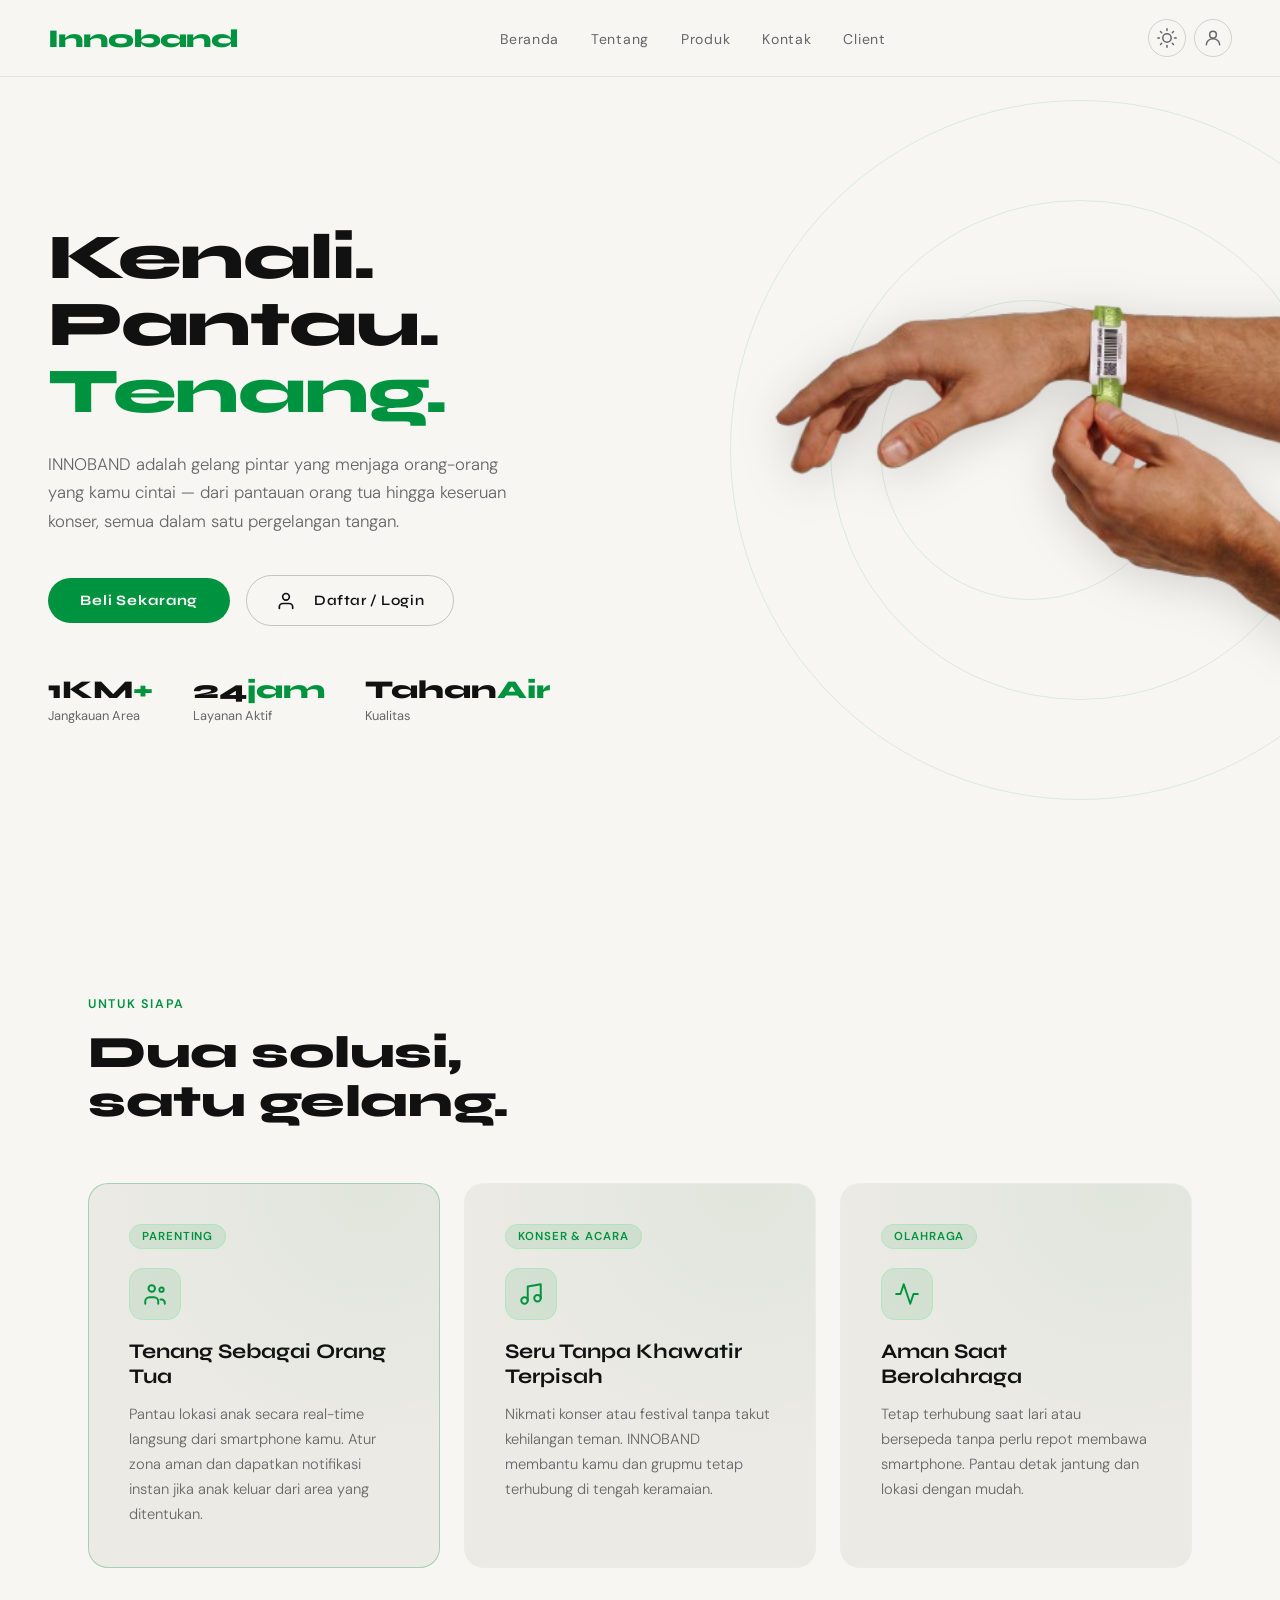
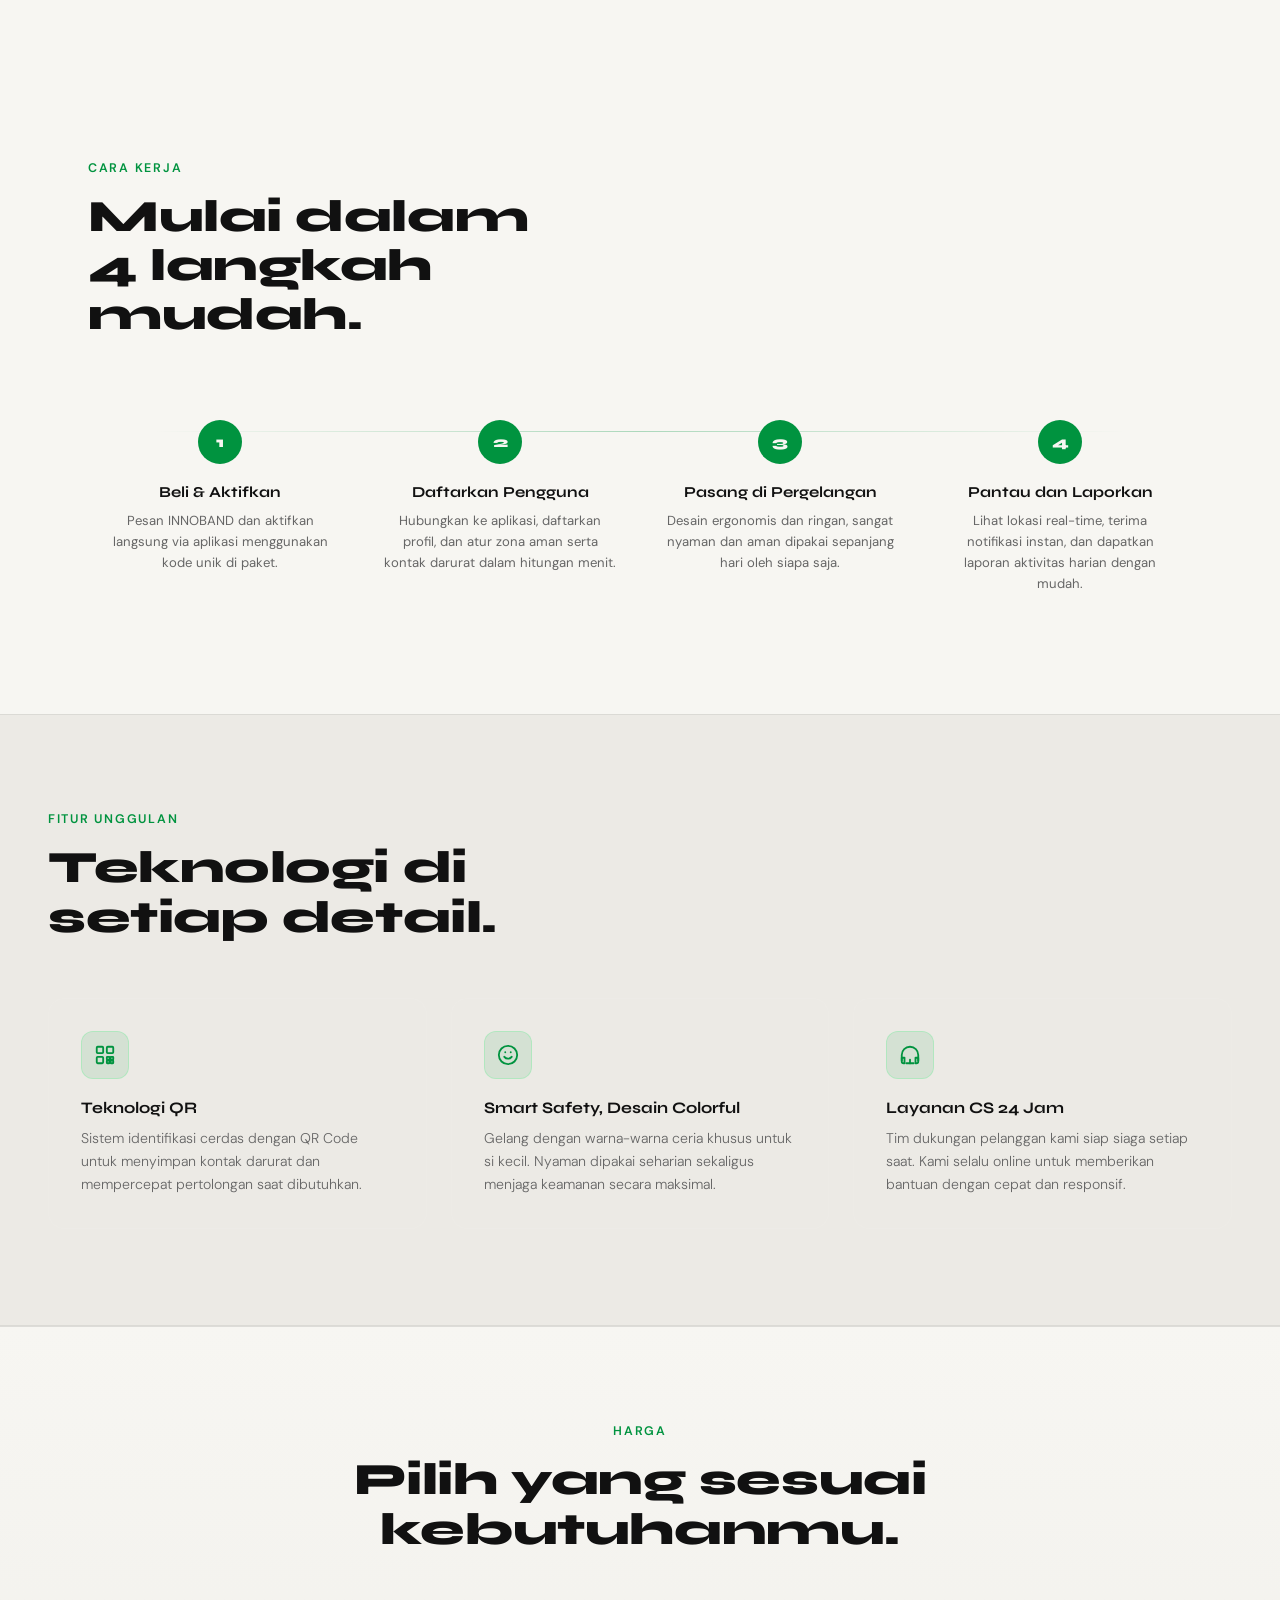
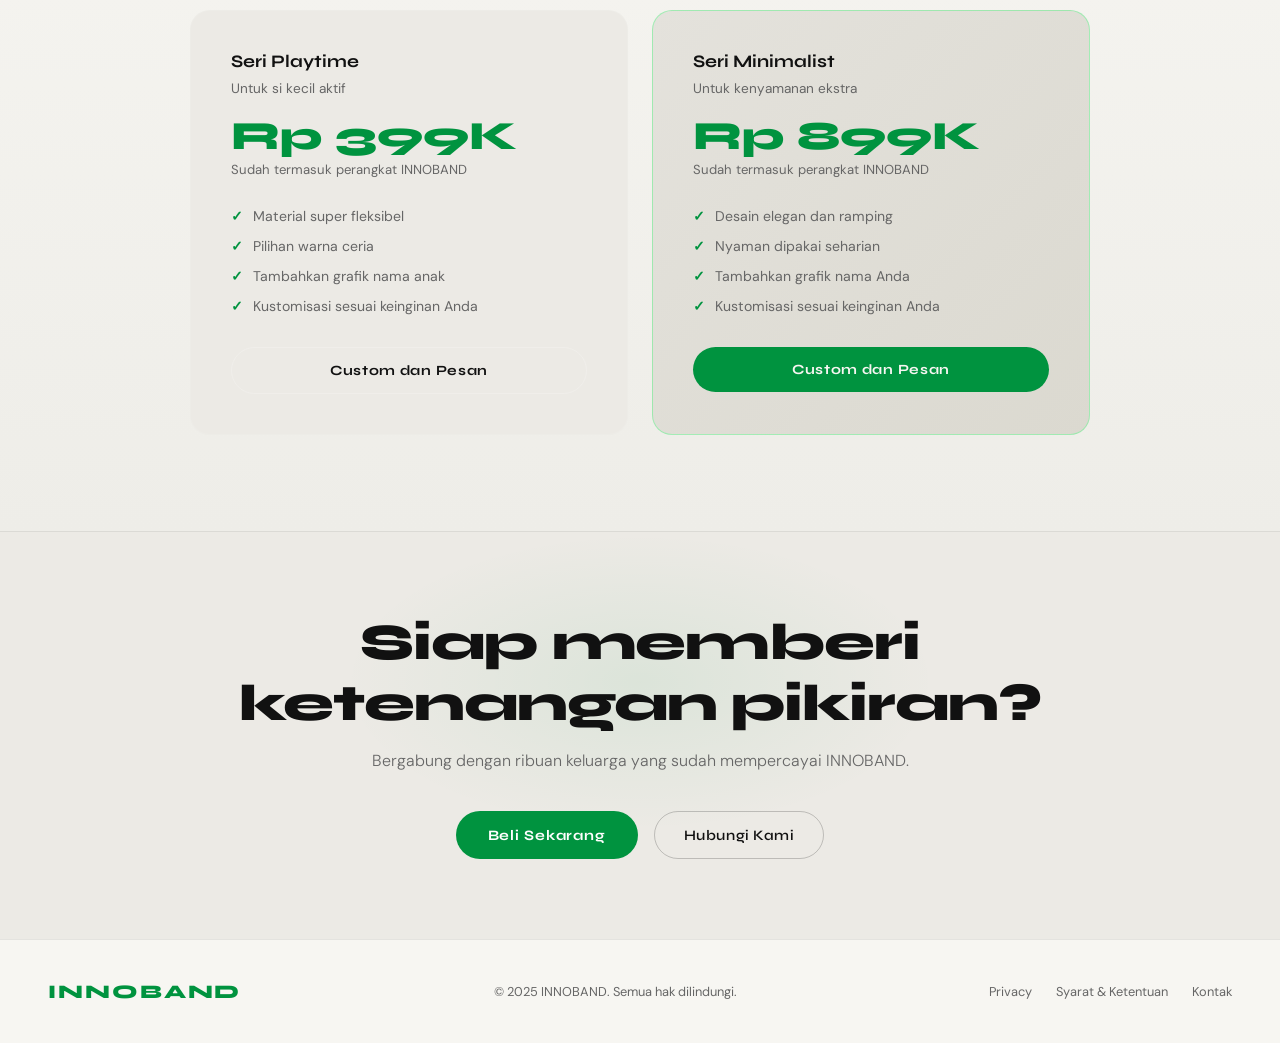
<file: landingpage/main.html>
<!DOCTYPE html>
<html lang="id">

<head>
    <meta charset="UTF-8">
    <meta name="viewport" content="width=device-width, initial-scale=1.0">
    <meta name="description"
        content="INNOBAND adalah gelang pintar yang menjaga orang-orang yang kamu cintai — dari pantauan orang tua hingga keseruan konser, semua dalam satu pergelangan tangan.">
    <title>INNOBAND — Smart Tracking Bracelet</title>

    <!-- Google Fonts -->
    <link
        href="https://fonts.googleapis.com/css2?family=Syne:wght@400;600;700;800&family=DM+Sans:ital,opsz,wght@0,9..40,300;0,9..40,400;0,9..40,500;1,9..40,300&display=swap"
        rel="stylesheet">

    <!-- Page stylesheet -->
    <link rel="stylesheet" href="style.css">
</head>

<body data-theme="dark">

    <!-- ============================================================
         NAVIGATION
         ============================================================ -->
    <nav>
        <div class="nav-logo">Innoband</div>

        <ul class="nav-links">
            <li><a href="#hero">Beranda</a></li>
            <li><a href="#usecases">Tentang</a></li>
            <li><a href="#features">Produk</a></li>
            <li><a href="#cta">Kontak</a></li>
            <li><a href="client.html" id="clientMenuLink">Client</a></li>
        </ul>

        <!-- Right-side controls -->
        <div class="nav-controls">

            <!-- Theme toggle -->
            <button class="nav-theme-toggle" id="themeToggle" aria-label="Ganti tema">
                <!-- Moon icon (shown on dark mode) -->
                <svg class="icon-moon" viewBox="0 0 24 24" aria-hidden="true">
                    <path d="M21 12.79A9 9 0 1 1 11.21 3a7 7 0 0 0 9.79 9.79z" />
                </svg>
                <!-- Sun icon (shown on light mode) -->
                <svg class="icon-sun" viewBox="0 0 24 24" aria-hidden="true">
                    <circle cx="12" cy="12" r="5" />
                    <line x1="12" y1="1" x2="12" y2="3" />
                    <line x1="12" y1="21" x2="12" y2="23" />
                    <line x1="4.22" y1="4.22" x2="5.64" y2="5.64" />
                    <line x1="18.36" y1="18.36" x2="19.78" y2="19.78" />
                    <line x1="1" y1="12" x2="3" y2="12" />
                    <line x1="21" y1="12" x2="23" y2="12" />
                    <line x1="4.22" y1="19.78" x2="5.64" y2="18.36" />
                    <line x1="18.36" y1="5.64" x2="19.78" y2="4.22" />
                </svg>
            </button>

            <!-- Profile icon -->
            <button class="nav-profile" aria-label="Profil pengguna">
                <svg viewBox="0 0 24 24" aria-hidden="true">
                    <circle cx="12" cy="8" r="4" />
                    <path d="M4 20c0-4 3.6-7 8-7s8 3 8 7" />
                </svg>
            </button>

        </div>

        <!-- Hamburger toggle (mobile only) -->
        <button class="nav-hamburger" id="navHamburger" aria-label="Buka menu" aria-expanded="false"
            aria-controls="navDrawer">
            <span></span>
            <span></span>
            <span></span>
        </button>
    </nav>

    <!-- Mobile full-screen drawer -->
    <div class="nav-drawer" id="navDrawer" role="dialog" aria-label="Menu navigasi">
        <a href="#hero" class="drawer-link">Beranda</a>
        <a href="#usecases" class="drawer-link">Tentang</a>
        <a href="#features" class="drawer-link">Produk</a>
        <a href="#cta" class="drawer-link">Kontak</a>
        <a href="client.html" class="drawer-link" id="clientDrawerLink" onclick="event.preventDefault(); closeDrawer(); setTimeout(function(){ document.getElementById('clientMenuLink').click(); }, 300);">Client</a>
    </div>

    <!-- ============================================================
         HERO
         ============================================================ -->
    <section id="hero">

        <!-- Decorative background rings -->
        <div class="hero-bg-ring ring1"></div>
        <div class="hero-bg-ring ring2"></div>
        <div class="hero-bg-ring ring3"></div>

        <!-- Text content -->
        <div class="hero-content">

            <!-- Hero badge removed -->

            <h1 class="hero-title">
                Kenali.<br>
                Pantau.<br>
                <span class="accent">Tenang.</span>
            </h1>

            <p class="hero-sub">
                INNOBAND adalah gelang pintar yang menjaga orang-orang yang kamu cintai
                — dari pantauan orang tua hingga keseruan konser, semua dalam satu
                pergelangan tangan.
            </p>

            <div class="hero-actions">
                <button class="btn-primary" onclick="scrollToSection('pricing')">
                    Beli Sekarang
                </button>

                <button class="btn-ghost" onclick="showAuthCard()">
                    <svg style="width:20px;height:20px;margin-right:10px;" viewBox="0 0 24 24" fill="none" stroke="currentColor" stroke-width="2" stroke-linecap="round" stroke-linejoin="round">
                        <path d="M20 21v-2a4 4 0 0 0-4-4H8a4 4 0 0 0-4 4v2"></path>
                        <circle cx="12" cy="7" r="4"></circle>
                    </svg>
                    Daftar / Login
                </button>
            </div>

            <div class="hero-stats">
                <div>
                    <div class="stat-num">1KM<span>+</span></div>
                    <div class="stat-label">Jangkauan Area</div>
                </div>
                <div>
                    <div class="stat-num">24<span>jam</span></div>
                    <div class="stat-label">Layanan Aktif</div>
                </div>
                <div>
                    <div class="stat-num">Tahan<span>Air</span></div>
                    <div class="stat-label">Kualitas</div>
                </div>
            </div>

        </div>

        <!-- Right Side of Hero -->
        <div class="hero-right-side" style="display: flex; justify-content: flex-end; align-items: center; position: relative; min-height: 400px; overflow: visible;">
            
            <!-- Product Image -->
            <img id="heroProductImage" src="desaingelang.png" alt="Desain Gelang INNOBAND" style="width: 180%; max-width: 1000px; display: block; object-fit: contain; filter: drop-shadow(0 8px 24px rgba(0,0,0,0.15)); transform: translateX(15%);">

            <!-- Auth Card (Login & Register) -->
            <div id="heroAuthCard" class="hero-auth-card" style="display: none; width: 100%;">
                <div class="auth-tabs">
                <button class="auth-tab active" data-target="login">Login</button>
                <button class="auth-tab" data-target="register">Register</button>
            </div>

            <div class="auth-card-body">
                <!-- Login Form -->
                <form id="form-login" class="auth-form active">
                    <div class="form-group">
                        <label for="login-email">Email</label>
                        <input type="email" id="login-email" placeholder="Masukkan email" required>
                    </div>
                    <div class="form-group">
                        <label for="login-password">Password</label>
                        <input type="password" id="login-password" placeholder="Masukkan password" required>
                    </div>
                    <button type="submit" class="btn-primary w-100">Masuk</button>
                </form>

                <!-- Register Form -->
                <form id="form-register" class="auth-form">
                    <div class="form-group">
                        <label for="reg-name">Nama Lengkap</label>
                        <input type="text" id="reg-name" placeholder="Masukkan nama" required>
                    </div>
                    <div class="form-group">
                        <label for="reg-email">Email</label>
                        <input type="email" id="reg-email" placeholder="Masukkan email" required>
                    </div>
                    <div class="form-group">
                        <label for="reg-phone">No. Telepon</label>
                        <input type="tel" id="reg-phone" placeholder="Masukkan no. telepon" required>
                    </div>
                    <div class="form-group">
                        <label for="reg-password">Password</label>
                        <input type="password" id="reg-password" placeholder="Buat password" required>
                    </div>
                    <div class="form-group">
                        <label>Daftar sebagai</label>
                        <div class="radio-group">
                            <label class="radio-label">
                                <input type="radio" name="account-type" value="individu" checked>
                                <span>Individu</span>
                            </label>
                            <label class="radio-label">
                                <input type="radio" name="account-type" value="perusahaan">
                                <span>Perusahaan</span>
                            </label>
                        </div>
                    </div>
                    <button type="submit" class="btn-primary w-100">Daftar Sekarang</button>
                </form>
            </div>
        </div>
        </div>
    </section>


    <!-- ============================================================
         USE CASES
         ============================================================ -->
    <section id="usecases">

        <p class="section-tag reveal">Untuk Siapa</p>
        <h2 class="section-title reveal">Dua solusi, satu gelang.</h2>

        <div class="use-grid">

            <!-- Card 1: Parenting -->
            <div class="use-card featured reveal">
                <div class="card-badge">PARENTING</div>

                <div class="card-icon" aria-hidden="true">
                    <!-- Family / people icon -->
                    <svg viewBox="0 0 24 24">
                        <circle cx="9" cy="7" r="3" />
                        <path d="M3 21v-2a4 4 0 0 1 4-4h4a4 4 0 0 1 4 4v2" />
                        <circle cx="18" cy="8" r="2" />
                        <path d="M21 21v-1a3 3 0 0 0-3-3h-1" />
                    </svg>
                </div>

                <h3 class="card-title">Tenang Sebagai Orang Tua</h3>
                <p class="card-desc">
                    Pantau lokasi anak secara real-time langsung dari smartphone kamu.
                    Atur zona aman dan dapatkan notifikasi instan jika anak keluar dari
                    area yang ditentukan.
                </p>
            </div>

            <!-- Card 2: Concert -->
            <div class="use-card reveal">
                <div class="card-badge">KONSER &amp; ACARA</div>

                <div class="card-icon" aria-hidden="true">
                    <!-- Music / sound-wave icon -->
                    <svg viewBox="0 0 24 24">
                        <path d="M9 18V5l12-2v13" />
                        <circle cx="6" cy="18" r="3" />
                        <circle cx="18" cy="16" r="3" />
                    </svg>
                </div>

                <h3 class="card-title">Seru Tanpa Khawatir Terpisah</h3>
                <p class="card-desc">
                    Nikmati konser atau festival tanpa takut kehilangan teman.
                    INNOBAND membantu kamu dan grupmu tetap terhubung di tengah
                    keramaian.
                </p>
            </div>

            <!-- Card 3: Sports -->
            <div class="use-card reveal">
                <div class="card-badge">OLAHRAGA</div>

                <div class="card-icon" aria-hidden="true">
                    <!-- Heartbeat / activity icon -->
                    <svg viewBox="0 0 24 24">
                        <path d="M22 12h-4l-3 9L9 3l-3 9H2" />
                    </svg>
                </div>

                <h3 class="card-title">Aman Saat Berolahraga</h3>
                <p class="card-desc">
                    Tetap terhubung saat lari atau bersepeda tanpa perlu repot
                    membawa smartphone. Pantau detak jantung dan lokasi dengan mudah.
                </p>
            </div>

        </div>

    </section>
    <!-- ============================================================
         HOW IT WORKS
         ============================================================ -->
    <section id="how">

        <p class="section-tag reveal">Cara Kerja</p>
        <h2 class="section-title reveal">Mulai dalam 4 langkah mudah.</h2>

        <div class="steps-wrap reveal">

            <div class="step">
                <div class="step-num">1</div>
                <h4 class="step-title">Beli &amp; Aktifkan</h4>
                <p class="step-desc">
                    Pesan INNOBAND dan aktifkan langsung via aplikasi menggunakan
                    kode unik di paket.
                </p>
            </div>

            <div class="step">
                <div class="step-num">2</div>
                <h4 class="step-title">Daftarkan Pengguna</h4>
                <p class="step-desc">
                    Hubungkan ke aplikasi, daftarkan profil, dan atur zona aman serta kontak darurat dalam hitungan menit.
                </p>
            </div>

            <div class="step">
                <div class="step-num">3</div>
                <h4 class="step-title">Pasang di Pergelangan</h4>
                <p class="step-desc">
                    Desain ergonomis dan ringan, sangat nyaman dan aman dipakai sepanjang hari oleh siapa saja.
                </p>
            </div>

            <div class="step">
                <div class="step-num">4</div>
                <h4 class="step-title">Pantau dan Laporkan</h4>
                <p class="step-desc">
                    Lihat lokasi real-time, terima notifikasi instan, dan dapatkan laporan aktivitas harian dengan mudah.
                </p>
            </div>

        </div>

    </section>


    <!-- ============================================================
         FEATURES
         ============================================================ -->
    <section id="features">
        <div class="features-inner">

            <p class="section-tag reveal">Fitur Unggulan</p>
            <h2 class="section-title reveal">Teknologi di setiap detail.</h2>

            <div class="feat-grid">

                <!-- Feature 1: Teknologi QR -->
                <div class="feat-item reveal">
                    <div class="feat-icon" aria-hidden="true">
                        <!-- QR Code Icon -->
                        <svg viewBox="0 0 24 24">
                            <rect x="3" y="3" width="7" height="7" rx="1" ry="1"/>
                            <rect x="14" y="3" width="7" height="7" rx="1" ry="1"/>
                            <rect x="3" y="14" width="7" height="7" rx="1" ry="1"/>
                            <rect x="14" y="14" width="3" height="3" rx="0.5"/>
                            <rect x="18" y="18" width="3" height="3" rx="0.5"/>
                            <rect x="14" y="18" width="3" height="3" rx="0.5"/>
                            <rect x="18" y="14" width="3" height="3" rx="0.5"/>
                        </svg>
                    </div>
                    <h3 class="feat-title">Teknologi QR</h3>
                    <p class="feat-desc">
                        Sistem identifikasi cerdas dengan QR Code untuk menyimpan 
                        kontak darurat dan mempercepat pertolongan saat dibutuhkan.
                    </p>
                </div>

                <!-- Feature 2: Smart Safety & Colorful -->
                <div class="feat-item reveal">
                    <div class="feat-icon" aria-hidden="true">
                        <!-- Smile / Kids Icon -->
                        <svg viewBox="0 0 24 24">
                            <circle cx="12" cy="12" r="10"/>
                            <path d="M8 14s1.5 2 4 2 4-2 4-2"/>
                            <line x1="9" y1="9" x2="9.01" y2="9"/>
                            <line x1="15" y1="9" x2="15.01" y2="9"/>
                        </svg>
                    </div>
                    <h3 class="feat-title">Smart Safety, Desain Colorful</h3>
                    <p class="feat-desc">
                        Gelang dengan warna-warna ceria khusus untuk si kecil. Nyaman 
                        dipakai seharian sekaligus menjaga keamanan secara maksimal.
                    </p>
                </div>

                <!-- Feature 3: Layanan CS 24 Jam -->
                <div class="feat-item reveal">
                    <div class="feat-icon" aria-hidden="true">
                        <!-- Headset / Support Icon -->
                        <svg viewBox="0 0 24 24">
                            <path d="M3 18v-6a9 9 0 0 1 18 0v6"/>
                            <path d="M21 19a2 2 0 0 1-2 2h-1v-6h3v4z"/>
                            <path d="M3 19a2 2 0 0 0 2 2h1v-6H3v4z"/>
                            <path d="M12 17v4"/>
                            <path d="M8 21h8"/>
                        </svg>
                    </div>
                    <h3 class="feat-title">Layanan CS 24 Jam</h3>
                    <p class="feat-desc">
                        Tim dukungan pelanggan kami siap siaga setiap saat. Kami selalu 
                        online untuk memberikan bantuan dengan cepat dan responsif.
                    </p>
                </div>

            </div>
        </div>
    </section>



    <!-- ============================================================
         PRICING
         ============================================================ -->
    <section id="pricing">
        <div class="pricing-inner">

            <p class="section-tag reveal" style="text-align: center;">Harga</p>
            <h2 class="section-title reveal" style="text-align: center; max-width: 100%;">
                Pilih yang sesuai kebutuhanmu.
            </h2>

            <div class="pricing-grid">

                <!-- Product: Seri Playtime -->
                <div class="price-card reveal">
                    <div class="price-name">Seri Playtime</div>
                    <p class="price-sub">Untuk si kecil aktif</p>
                    <div class="price-tag">Rp 399K</div>
                    <div class="price-period">Sudah termasuk perangkat INNOBAND</div>

                    <ul class="price-features">
                        <li>Material super fleksibel</li>
                        <li>Pilihan warna ceria</li>
                        <li>Tambahkan grafik nama anak</li>
                        <li>Kustomisasi sesuai keinginan Anda</li>
                    </ul>

                    <button class="btn-price btn-price-ghost">Custom dan Pesan</button>
                </div>

                <!-- Product: Seri Minimalist -->
                <div class="price-card featured-price reveal">
                    <div class="price-name">Seri Minimalist</div>
                    <p class="price-sub">Untuk kenyamanan ekstra</p>
                    <div class="price-tag">Rp 899K</div>
                    <div class="price-period">Sudah termasuk perangkat INNOBAND</div>

                    <ul class="price-features">
                        <li>Desain elegan dan ramping</li>
                        <li>Nyaman dipakai seharian</li>
                        <li>Tambahkan grafik nama Anda</li>
                        <li>Kustomisasi sesuai keinginan Anda</li>
                    </ul>

                    <button class="btn-price btn-price-solid">Custom dan Pesan</button>
                </div>

            </div>
        </div>
    </section>



    <!-- ============================================================
         CALL TO ACTION
         ============================================================ -->
    <section id="cta">

        <h2 class="cta-title reveal">
            Siap memberi<br>ketenangan pikiran?
        </h2>

        <p class="cta-sub reveal">
            Bergabung dengan ribuan keluarga yang sudah mempercayai INNOBAND.
        </p>

        <div class="cta-actions reveal">
            <button class="btn-primary" onclick="scrollToSection('pricing')">
                Beli Sekarang
            </button>
            <button class="btn-ghost">Hubungi Kami</button>
        </div>

    </section>


    <!-- ============================================================
         FOOTER
         ============================================================ -->
    <footer>
        <div class="footer-logo">INNOBAND</div>
        <div class="footer-text">&copy; 2025 INNOBAND. Semua hak dilindungi.</div>
        <div class="footer-links" role="navigation" aria-label="Footer navigation">
            <a href="#">Privacy</a>
            <a href="#">Syarat &amp; Ketentuan</a>
            <a href="#">Kontak</a>
        </div>
    </footer>


    <!-- Page script (deferred so DOM is ready) -->
    <script src="main.js" defer></script>

</body>

</html>
</file>
<file: landingpage/style.css>
/* ============================================================
   INNOBAND — Landing Page Stylesheet
   File  : style.css
   Desc  : Global design tokens, component styles, animations,
           and responsive breakpoints for the landing page.
   ============================================================ */

/* ── RESET & BASE ── */
*,
*::before,
*::after {
    box-sizing: border-box;
    margin: 0;
    padding: 0;
}

:root {
    --black:      #0a0a0a;
    --white:      #f5f4f0;
    --green:      #2cff6e;
    --green-dark: #00c44a;
    --green-dim:  rgba(44, 255, 110, 0.12);
    --gray:       #1a1a1a;
    --gray-mid:   #2e2e2e;
    --gray-text:  #9a9a9a;
    --font-head:  'Syne', sans-serif;
    --font-body:  'DM Sans', sans-serif;

    /* Nav background as a variable so light mode can override */
    --nav-bg:          rgba(10, 10, 10, 0.96);
    --nav-border:      rgba(255, 255, 255, 0.06);
    --nav-icon-border: rgba(255, 255, 255, 0.15);
}

/* ── Light theme overrides ── */
[data-theme="light"] {
    /* Page backgrounds */
    --black:      #f7f6f2;         /* page bg — warm off-white       */
    --white:      #111111;         /* primary text — near-black       */
    --gray:       #eceae5;         /* card/section bg                 */
    --gray-mid:   #d4d2cc;         /* dividers, mid-tone              */
    --gray-text:  #666666;         /* secondary text                  */

    /* Green shifted to a darker, readable forest green */
    --green:      #00933f;
    --green-dark: #006e2e;
    --green-dim:  rgba(0, 147, 63, 0.10);

    /* Nav */
    --nav-bg:          rgba(247, 246, 242, 0.97);
    --nav-border:      rgba(0, 0, 0, 0.08);
    --nav-icon-border: rgba(0, 0, 0, 0.15);
}

html {
    scroll-behavior: smooth;
}

body {
    background:   var(--black);
    color:        var(--white);
    font-family:  var(--font-body);
    overflow-x:   hidden;
}

/* ============================================================
   NAVIGATION
   ============================================================ */
nav {
    position:        fixed;
    top:             0;
    left:            0;
    right:           0;
    z-index:         100;
    display:         flex;
    align-items:     center;
    justify-content: space-between;
    padding:         1.2rem 3rem;
    background:      var(--nav-bg);
    border-bottom:   1px solid var(--nav-border);
    transition:      background 0.3s ease, border-color 0.3s ease;
}

.nav-logo {
    font-family:    var(--font-head);
    font-weight:    800;
    font-size:      1.6rem;
    letter-spacing: -0.04em;
    color:          var(--green);
}

.nav-links {
    display:    flex;
    gap:        2rem;
    list-style: none;
}

.nav-links a {
    text-decoration: none;
    color:          var(--gray-text);
    font-size:      0.88rem;
    font-weight:    400;
    letter-spacing: 0.05em;
    transition:     color 0.2s;
}

.nav-links a:hover {
    color: var(--white);
}

/* Right-side controls wrapper */
.nav-controls {
    display:     flex;
    align-items: center;
    gap:         0.5rem;
}

/* Theme toggle button */
.nav-theme-toggle {
    display:       grid;
    place-items:   center;
    width:         38px;
    height:        38px;
    border-radius: 50%;
    border:        1px solid var(--nav-icon-border);
    background:    transparent;
    cursor:        pointer;
    color:         var(--gray-text);
    transition:    border-color 0.2s, color 0.2s, background 0.2s;
    flex-shrink:   0;
}

.nav-theme-toggle:hover {
    border-color: var(--green);
    color:        var(--green);
    background:   var(--green-dim);
}

.nav-theme-toggle svg {
    width:           20px;
    height:          20px;
    fill:            none;
    stroke:          currentColor;
    stroke-width:    1.8;
    stroke-linecap:  round;
    stroke-linejoin: round;
    transition:      opacity 0.2s, transform 0.3s;
}

/* Show moon on dark mode, hide sun */
[data-theme="dark"]  .icon-sun  { display: none; }
[data-theme="dark"]  .icon-moon { display: block; }

/* Show sun on light mode, hide moon */
[data-theme="light"] .icon-moon { display: none; }
[data-theme="light"] .icon-sun  { display: block; }

/* Profile icon button */
.nav-profile {
    display:       grid;
    place-items:   center;
    width:         38px;
    height:        38px;
    border-radius: 50%;
    border:        1px solid var(--nav-icon-border);
    background:    transparent;
    cursor:        pointer;
    color:         var(--gray-text);
    transition:    border-color 0.2s, color 0.2s, background 0.2s;
    flex-shrink:   0;
}

.nav-profile:hover {
    border-color: var(--green);
    color:        var(--green);
    background:   var(--green-dim);
}

.nav-profile svg {
    width:              20px;
    height:             20px;
    fill:               none;
    stroke:             currentColor;
    stroke-width:       1.8;
    stroke-linecap:     round;
    stroke-linejoin:    round;
}

/* Hamburger button — visible only on mobile */
.nav-hamburger {
    display:         none;
    flex-direction:  column;
    justify-content: center;
    gap:             5px;
    width:           36px;
    height:          36px;
    background:      transparent;
    border:          none;
    cursor:          pointer;
    padding:         4px;
    flex-shrink:     0;
}

.nav-hamburger span {
    display:          block;
    height:           2px;
    border-radius:    2px;
    background:       var(--white);
    transition:       transform 0.3s ease, opacity 0.3s ease, width 0.3s ease;
    transform-origin: center;
}

.nav-hamburger span:nth-child(1) { width: 24px; }
.nav-hamburger span:nth-child(2) { width: 18px; }
.nav-hamburger span:nth-child(3) { width: 24px; }

/* Animate to X when open */
.nav-hamburger.open span:nth-child(1) {
    transform: translateY(7px) rotate(45deg);
    width: 24px;
}
.nav-hamburger.open span:nth-child(2) {
    opacity: 0;
    width: 0;
}
.nav-hamburger.open span:nth-child(3) {
    transform: translateY(-7px) rotate(-45deg);
    width: 24px;
}

/* Mobile drawer menu */
.nav-drawer {
    display:         none;   /* shown only on mobile via media query */
    position:        fixed;
    top:             0;
    left:            0;
    right:           0;
    bottom:          0;
    z-index:         99;
    background:      rgba(10, 10, 10, 0.97);
    backdrop-filter: blur(20px);
    flex-direction:  column;
    align-items:     center;
    justify-content: center;
    gap:             2rem;
    opacity:         0;
    pointer-events:  none;
    transition:      opacity 0.3s ease;
}

.nav-drawer.open {
    opacity:        1;
    pointer-events: auto;
}

.nav-drawer a {
    text-decoration: none;
    color:           var(--white);
    font-family:     var(--font-head);
    font-size:       2rem;
    font-weight:     700;
    letter-spacing:  0.04em;
    transition:      color 0.2s;
}

.nav-drawer a:hover {
    color: var(--green);
}

.nav-drawer .nav-cta {
    font-size:  1rem;
    padding:    0.8rem 2rem;
    margin-top: 1rem;
}

/* ============================================================
   HERO SECTION
   ============================================================ */
#hero {
    min-height:            100vh;
    display:               grid;
    grid-template-columns: 1fr 1fr;
    align-items:           center;
    padding:               7rem 3rem 4rem;
    gap:                   3rem;
    position:              relative;
    overflow:              hidden;
}

/* Decorative background rings */
.hero-bg-ring {
    position:       absolute;
    border-radius:  50%;
    border:         1px solid rgba(44, 255, 110, 0.08);
    pointer-events: none;
}

.ring1 {
    width:     700px;
    height:    700px;
    right:     -150px;
    top:       50%;
    transform: translateY(-50%);
}

.ring2 {
    width:     500px;
    height:    500px;
    right:     -50px;
    top:       50%;
    transform: translateY(-50%);
}

.ring3 {
    width:     300px;
    height:    300px;
    right:     100px;
    top:       50%;
    transform: translateY(-50%);
}

/* Hero text content */
.hero-label {
    display:        inline-flex;
    align-items:    center;
    gap:            8px;
    background:     var(--green-dim);
    border:         1px solid rgba(44, 255, 110, 0.2);
    border-radius:  100px;
    padding:        0.35rem 1rem;
    font-size:      0.78rem;
    font-weight:    500;
    color:          var(--green);
    letter-spacing: 0.06em;
    margin-bottom:  1.5rem;
    animation:      fadeUp 0.6s ease both;
}

.hero-label .pulse-dot {
    width:         6px;
    height:        6px;
    background:    var(--green);
    border-radius: 50%;
    animation:     pulse 1.8s infinite;
}

.hero-title {
    font-family:    var(--font-head);
    font-size:      clamp(3rem, 5vw, 5rem);
    font-weight:    800;
    line-height:    1.05;
    letter-spacing: -0.02em;
    animation:      fadeUp 0.6s 0.1s ease both;
}

.hero-title .accent {
    color: var(--green);
}

.hero-sub {
    margin-top:  1.5rem;
    font-size:   1.05rem;
    color:       var(--gray-text);
    line-height: 1.7;
    max-width:   480px;
    font-weight: 300;
    animation:   fadeUp 0.6s 0.2s ease both;
}

.hero-actions {
    display:     flex;
    align-items: center;
    gap:         1rem;
    margin-top:  2.5rem;
    animation:   fadeUp 0.6s 0.3s ease both;
}

/* Buttons */
.btn-primary {
    background:     var(--green);
    color:          var(--black);
    border:         none;
    padding:        0.9rem 2rem;
    border-radius:  100px;
    font-family:    var(--font-head);
    font-weight:    700;
    font-size:      0.9rem;
    letter-spacing: 0.06em;
    cursor:         pointer;
    transition:     transform 0.15s, background 0.2s, box-shadow 0.2s;
}

.btn-primary:hover {
    background:  #45ff85;
    transform:   translateY(-2px);
    box-shadow:  0 8px 32px rgba(44, 255, 110, 0.3);
}

.btn-ghost {
    background:     transparent;
    color:          var(--white);
    border:         1px solid rgba(255, 255, 255, 0.18);
    padding:        0.9rem 1.8rem;
    border-radius:  100px;
    font-family:    var(--font-head);
    font-weight:    600;
    font-size:      0.9rem;
    letter-spacing: 0.04em;
    cursor:         pointer;
    transition:     border-color 0.2s, background 0.2s;
    display:        flex;
    align-items:    center;
    gap:            8px;
}

.btn-ghost:hover {
    border-color: rgba(255, 255, 255, 0.4);
    background:   rgba(255, 255, 255, 0.04);
}

/* Play icon (CSS-only triangle) */
.play-icon {
    width:         24px;
    height:        24px;
    background:    var(--white);
    border-radius: 50%;
    display:       grid;
    place-items:   center;
    flex-shrink:   0;
}

.play-icon::after {
    content:      '';
    width:        0;
    height:       0;
    border-style: solid;
    border-width: 4px 0 4px 7px;
    border-color: transparent transparent transparent var(--black);
    margin-left:  2px;
}

/* Hero statistics */
.hero-stats {
    display:    flex;
    gap:        2.5rem;
    margin-top: 3rem;
    animation:  fadeUp 0.6s 0.4s ease both;
}

.stat-num {
    font-family: var(--font-head);
    font-size:   1.6rem;
    font-weight: 800;
    color:       var(--white);
}

.stat-num span {
    color: var(--green);
}

.stat-label {
    font-size:  0.8rem;
    color:      var(--gray-text);
    margin-top: 2px;
}

/* Hero Auth Card */
.hero-auth-card {
    background:      rgba(20, 20, 20, 0.95);
    border:          1px solid rgba(255, 255, 255, 0.1);
    border-radius:   16px;
    padding:         2rem;
    width:           100%;
    max-width:       400px;
    backdrop-filter: blur(12px);
    box-shadow:      0 16px 40px rgba(0, 0, 0, 0.2);
    animation:       fadeUp 0.8s 0.2s ease both;
    margin:          0 auto;
}

.auth-tabs {
    display:       flex;
    gap:           1rem;
    margin-bottom: 2rem;
    border-bottom: 1px solid rgba(255, 255, 255, 0.1);
}

.auth-tab {
    background:  transparent;
    border:      none;
    color:       var(--gray-text);
    font-family: var(--font-head);
    font-weight: 600;
    font-size:   1rem;
    padding:     0.5rem 1rem;
    cursor:      pointer;
    position:    relative;
    transition:  color 0.3s;
}

.auth-tab:hover {
    color: var(--white);
}

.auth-tab.active {
    color: var(--white);
}

.auth-tab.active::after {
    content:    '';
    position:   absolute;
    bottom:     -1px;
    left:       0;
    right:      0;
    height:     2px;
    background: var(--green);
}

.auth-form {
    display:        none;
    flex-direction: column;
    gap:            1.2rem;
}

.auth-form.active {
    display: flex;
}

.form-group {
    display:        flex;
    flex-direction: column;
    gap:            0.5rem;
}

.form-group label {
    font-size: 0.85rem;
    color:     var(--gray-text);
}

.form-group input[type="text"],
.form-group input[type="email"],
.form-group input[type="password"],
.form-group input[type="tel"] {
    background:    rgba(0, 0, 0, 0.3);
    border:        1px solid rgba(255, 255, 255, 0.15);
    padding:       0.8rem 1rem;
    border-radius: 8px;
    color:         var(--white);
    font-family:   var(--font-body);
    font-size:     0.95rem;
    transition:    border-color 0.3s, box-shadow 0.3s;
}

.form-group input:focus {
    outline:      none;
    border-color: var(--green);
    box-shadow:   0 0 0 2px rgba(44, 255, 110, 0.15);
}

.radio-group {
    display:    flex;
    gap:        1.5rem;
    margin-top: 0.2rem;
}

.radio-label {
    display:     flex;
    align-items: center;
    gap:         0.5rem;
    cursor:      pointer;
    color:       var(--white);
    font-size:   0.9rem;
}

.radio-label input[type="radio"] {
    accent-color: var(--green);
    width:        16px;
    height:       16px;
    cursor:       pointer;
}

.w-100 {
    width:      100%;
    margin-top: 0.5rem;
}

/* ============================================================
   SHARED SECTION UTILITIES
   ============================================================ */
.section-tag {
    font-size:      0.78rem;
    letter-spacing: 0.14em;
    color:          var(--green);
    font-weight:    600;
    text-transform: uppercase;
    margin-bottom:  1rem;
}

.section-title {
    font-family:    var(--font-head);
    font-size:      clamp(2rem, 3.5vw, 3rem);
    font-weight:    800;
    line-height:    1.1;
    letter-spacing: -0.01em;
    max-width:      500px;
    margin-bottom:  3.5rem;
}

/* ============================================================
   USE CASES SECTION
   ============================================================ */
#usecases {
    padding:   6rem 3rem;
    max-width: 1200px;
    margin:    0 auto;
}

.use-grid {
    display:               grid;
    grid-template-columns: repeat(3, 1fr);
    gap:                   1.5rem;
}

.use-card {
    background:  var(--gray);
    border:      1px solid rgba(255, 255, 255, 0.06);
    border-radius: 20px;
    padding:     2.5rem;
    position:    relative;
    overflow:    hidden;
    transition:  border-color 0.3s, transform 0.3s;
    cursor:      default;
}

.use-card:hover {
    border-color: rgba(44, 255, 110, 0.25);
    transform:    translateY(-4px);
}

.use-card::before {
    content:        '';
    position:       absolute;
    inset:          0;
    background:     radial-gradient(circle at 80% 0%, rgba(44, 255, 110, 0.05), transparent 60%);
    pointer-events: none;
}

.use-card.featured {
    border-color: rgba(44, 255, 110, 0.2);
}

/* Card icon (SVG) */
.card-icon {
    width:         52px;
    height:        52px;
    background:    var(--green-dim);
    border:        1px solid rgba(44, 255, 110, 0.2);
    border-radius: 14px;
    display:       grid;
    place-items:   center;
    margin-bottom: 1.2rem;
    color:         var(--green);
}

.card-icon svg {
    width:  26px;
    height: 26px;
    fill:   none;
    stroke: currentColor;
    stroke-width: 1.8;
    stroke-linecap: round;
    stroke-linejoin: round;
}

.card-badge {
    display:        inline-block;
    background:     var(--green-dim);
    border:         1px solid rgba(44, 255, 110, 0.2);
    color:          var(--green);
    font-size:      0.72rem;
    font-weight:    600;
    letter-spacing: 0.08em;
    padding:        0.25rem 0.75rem;
    border-radius:  100px;
    margin-bottom:  1.2rem;
}

.card-title {
    font-family:  var(--font-head);
    font-size:    1.3rem;
    font-weight:  700;
    margin-bottom: 0.8rem;
}

.card-desc {
    font-size:   0.92rem;
    color:       var(--gray-text);
    line-height: 1.7;
    font-weight: 300;
}

/* ============================================================
   FEATURES SECTION
   ============================================================ */
#features {
    background:    var(--gray);
    padding:       6rem 3rem;
    border-top:    1px solid rgba(255, 255, 255, 0.05);
    border-bottom: 1px solid rgba(255, 255, 255, 0.05);
}

.features-inner {
    max-width: 1200px;
    margin:    0 auto;
}

.feat-grid {
    display:               grid;
    grid-template-columns: repeat(3, 1fr);
    gap:                   1.5rem;
    margin-top:            3.5rem;
}

.feat-item {
    padding:       2rem;
    border:        1px solid rgba(255, 255, 255, 0.06);
    border-radius: 16px;
    transition:    border-color 0.3s;
}

.feat-item:hover {
    border-color: rgba(44, 255, 110, 0.2);
}

.feat-icon {
    width:         48px;
    height:        48px;
    background:    var(--green-dim);
    border:        1px solid rgba(44, 255, 110, 0.2);
    border-radius: 12px;
    display:       grid;
    place-items:   center;
    margin-bottom: 1.2rem;
    color:         var(--green);
}

.feat-icon svg {
    width:  22px;
    height: 22px;
    fill:   none;
    stroke: currentColor;
    stroke-width: 2;
    stroke-linecap: round;
    stroke-linejoin: round;
}

.feat-title {
    font-family:   var(--font-head);
    font-weight:   700;
    font-size:     1rem;
    margin-bottom: 0.6rem;
}

.feat-desc {
    font-size:   0.88rem;
    color:       var(--gray-text);
    line-height: 1.65;
    font-weight: 300;
}

/* ============================================================
   HOW IT WORKS SECTION
   ============================================================ */
#how {
    padding:   6rem 3rem;
    max-width: 1200px;
    margin:    0 auto;
}

.steps-wrap {
    display:               grid;
    grid-template-columns: repeat(4, 1fr);
    gap:                   1rem;
    margin-top:            3.5rem;
    position:              relative;
}

/* Connecting line between steps */
.steps-wrap::before {
    content:    '';
    position:   absolute;
    top:        2.2rem;
    left:       6%;
    right:      6%;
    height:     1px;
    background: linear-gradient(90deg, transparent, rgba(44, 255, 110, 0.3), transparent);
}

.step {
    text-align: center;
    padding:    1.5rem 1rem;
}

.step-num {
    width:         44px;
    height:        44px;
    background:    var(--green);
    color:         var(--black);
    border-radius: 50%;
    display:       grid;
    place-items:   center;
    font-family:   var(--font-head);
    font-weight:   800;
    font-size:     0.95rem;
    margin:        0 auto 1.2rem;
}

.step-title {
    font-family:   var(--font-head);
    font-weight:   700;
    font-size:     0.95rem;
    margin-bottom: 0.6rem;
}

.step-desc {
    font-size:   0.82rem;
    color:       var(--gray-text);
    line-height: 1.6;
}

/* ============================================================
   PRICING SECTION
   ============================================================ */
#pricing {
    background:  linear-gradient(180deg, var(--black) 0%, #0e0e0e 100%);
    padding:     6rem 3rem;
    border-top:  1px solid rgba(255, 255, 255, 0.05);
}

.pricing-inner {
    max-width: 900px;
    margin:    0 auto;
}

.pricing-grid {
    display:               grid;
    grid-template-columns: 1fr 1fr;
    gap:                   1.5rem;
    margin-top:            3.5rem;
}

.price-card {
    background:    var(--gray);
    border:        1px solid rgba(255, 255, 255, 0.07);
    border-radius: 20px;
    padding:       2.5rem;
    transition:    transform 0.3s;
}

.price-card:hover {
    transform: translateY(-4px);
}

.price-card.featured-price {
    border-color: rgba(44, 255, 110, 0.35);
    background:   linear-gradient(135deg, #1a1a1a, #121a13);
    position:     relative;
    overflow:     hidden;
}


.price-name {
    font-family:   var(--font-head);
    font-size:     1.1rem;
    font-weight:   700;
    margin-bottom: 0.5rem;
}

.price-sub {
    font-size:  0.85rem;
    color:      var(--gray-text);
    margin-top: 0.3rem;
}

.price-tag {
    font-family:   var(--font-head);
    font-size:     2.5rem;
    font-weight:   800;
    color:         var(--green);
    line-height:   1;
    margin:        1.2rem 0 0.3rem;
}

.price-period {
    font-size:     0.82rem;
    color:         var(--gray-text);
    margin-bottom: 1.8rem;
}

.price-features {
    list-style:    none;
    display:       flex;
    flex-direction: column;
    gap:           0.75rem;
    margin-bottom: 2rem;
}

.price-features li {
    font-size:   0.88rem;
    color:       var(--gray-text);
    display:     flex;
    align-items: center;
    gap:         10px;
}

.price-features li::before {
    content:    '\2713';   /* Unicode checkmark — avoids emoji */
    color:      var(--green);
    font-weight: 700;
    flex-shrink: 0;
}

.btn-price {
    width:          100%;
    padding:        0.9rem;
    border-radius:  100px;
    font-family:    var(--font-head);
    font-weight:    700;
    font-size:      0.88rem;
    letter-spacing: 0.05em;
    cursor:         pointer;
    transition:     all 0.2s;
}

.btn-price-ghost {
    background:   transparent;
    border:       1px solid rgba(255, 255, 255, 0.2);
    color:        var(--white);
}

.btn-price-ghost:hover {
    border-color: rgba(255, 255, 255, 0.5);
}

.btn-price-solid {
    background: var(--green);
    border:     none;
    color:      var(--black);
}

.btn-price-solid:hover {
    background:  #45ff85;
    box-shadow:  0 6px 24px rgba(44, 255, 110, 0.3);
}

/* ============================================================
   TESTIMONIALS SECTION
   ============================================================ */
#testimonials {
    padding:   6rem 3rem;
    max-width: 1200px;
    margin:    0 auto;
}

.testi-grid {
    display:               grid;
    grid-template-columns: repeat(3, 1fr);
    gap:                   1.5rem;
    margin-top:            3.5rem;
}

.testi-card {
    background:    var(--gray);
    border:        1px solid rgba(255, 255, 255, 0.06);
    border-radius: 16px;
    padding:       1.8rem;
    transition:    border-color 0.3s;
}

.testi-card:hover {
    border-color: rgba(44, 255, 110, 0.2);
}

.testi-stars {
    color:          var(--green);
    margin-bottom:  1rem;
    letter-spacing: 2px;
    font-size:      0.9rem;
}

.testi-text {
    font-size:     0.9rem;
    line-height:   1.7;
    color:         #ccc;
    font-weight:   300;
    margin-bottom: 1.5rem;
    font-style:    italic;
}

.testi-author {
    display:     flex;
    align-items: center;
    gap:         10px;
}

.testi-avatar {
    width:         36px;
    height:        36px;
    border-radius: 50%;
    background:    var(--green-dim);
    border:        1px solid rgba(44, 255, 110, 0.2);
    display:       grid;
    place-items:   center;
    font-size:     0.8rem;
    font-weight:   700;
    color:         var(--green);
    font-family:   var(--font-head);
}

.testi-name {
    font-weight: 600;
    font-size:   0.88rem;
}

.testi-role {
    font-size:  0.75rem;
    color:      var(--gray-text);
    margin-top: 1px;
}

/* ============================================================
   CALL-TO-ACTION SECTION
   ============================================================ */
#cta {
    padding:    5rem 3rem;
    text-align: center;
    background: var(--gray);
    border-top: 1px solid rgba(255, 255, 255, 0.05);
    position:   relative;
    overflow:   hidden;
}

#cta::before {
    content:        '';
    position:       absolute;
    top:            0;
    left:           50%;
    transform:      translateX(-50%);
    width:          600px;
    height:         300px;
    background:     radial-gradient(ellipse, rgba(44, 255, 110, 0.08), transparent 70%);
    pointer-events: none;
}

.cta-title {
    font-family:    var(--font-head);
    font-size:      clamp(2rem, 4vw, 3.5rem);
    font-weight:    800;
    letter-spacing: -0.02em;
    margin-bottom:  1rem;
    position:       relative;
}

.cta-sub {
    color:         var(--gray-text);
    font-size:     1rem;
    margin-bottom: 2.5rem;
    font-weight:   300;
}

.cta-actions {
    display:         flex;
    justify-content: center;
    gap:             1rem;
    flex-wrap:       wrap;
}

/* ============================================================
   FOOTER
   ============================================================ */
footer {
    background:      var(--black);
    border-top:      1px solid rgba(255, 255, 255, 0.05);
    padding:         2.5rem 3rem;
    display:         flex;
    align-items:     center;
    justify-content: space-between;
}

.footer-logo {
    font-family:    var(--font-head);
    font-weight:    800;
    font-size:      1.2rem;
    color:          var(--green);
    letter-spacing: 0.1em;
}

.footer-text {
    font-size: 0.8rem;
    color:     var(--gray-text);
}

.footer-links {
    display: flex;
    gap:     1.5rem;
}

.footer-links a {
    font-size:       0.8rem;
    color:           var(--gray-text);
    text-decoration: none;
    transition:      color 0.2s;
}

.footer-links a:hover {
    color: var(--white);
}

/* ============================================================
   ANIMATIONS
   ============================================================ */
@keyframes fadeUp {
    from {
        opacity:   0;
        transform: translateY(24px);
    }
    to {
        opacity:   1;
        transform: translateY(0);
    }
}

@keyframes pulse {
    0%, 100% { opacity: 1;   }
    50%       { opacity: 0.3; }
}

@keyframes floatY {
    0%, 100% { transform: translateY(0);    }
    50%       { transform: translateY(-12px); }
}

/* Scroll-reveal utility */
.reveal {
    opacity:    0;
    transform:  translateY(30px);
    transition: opacity 0.6s ease, transform 0.6s ease;
}

.reveal.visible {
    opacity:   1;
    transform: translateY(0);
}

/* ============================================================
   RESPONSIVE — Tablet (max-width: 900px)
   ============================================================ */
@media (max-width: 900px) {

    /* — Nav — */
    nav {
        padding: 1rem 1.5rem;
    }

    .nav-links {
        display: none;
    }

    .nav-profile {
        display: none;
    }

    .nav-hamburger {
        display: flex;
    }

    .nav-drawer {
        display: flex;
    }

    /* — Hero — */
    #hero {
        grid-template-columns: 1fr;
        text-align: center;
        padding: 7rem 2rem 3rem;
        gap: 2rem;
    }

    .hero-content {
        order: 1;
    }

    .hero-right-side {
        order: 2;
    }

    .hero-title {
        font-size: clamp(2.4rem, 8vw, 3.5rem);
    }

    .hero-sub {
        max-width: 500px;
        margin: 0 auto;
    }

    .hero-actions {
        justify-content: center;
        flex-wrap: wrap;
    }

    .hero-stats {
        justify-content: center;
    }

    .hero-right-side {
        min-height: 0 !important;
    }

    #heroProductImage {
        display: none !important;
    }

    .hero-auth-card {
        max-width: 100%;
    }

    /* — Use Cases — */
    .use-grid {
        grid-template-columns: 1fr;
        gap: 1.2rem;
    }

    #usecases {
        padding: 4rem 1.5rem;
    }

    /* — How It Works — */
    #how {
        padding: 4rem 1.5rem;
    }

    .steps-wrap {
        grid-template-columns: 1fr 1fr;
    }

    .steps-wrap::before {
        display: none;
    }

    /* — Features — */
    .feat-grid {
        grid-template-columns: 1fr 1fr;
        gap: 1.2rem;
    }

    #features {
        padding: 4rem 1.5rem;
    }

    .features-inner {
        padding: 0;
    }

    /* — Pricing — */
    .pricing-grid {
        grid-template-columns: 1fr;
    }

    #pricing {
        padding: 4rem 1.5rem;
    }

    /* — CTA — */
    #cta {
        padding: 4rem 1.5rem;
    }

    /* — Footer — */
    footer {
        flex-direction: column;
        gap: 1rem;
        text-align: center;
        padding: 2rem 1.5rem;
    }

    .footer-links {
        flex-wrap: wrap;
        justify-content: center;
    }
}

/* ============================================================
   RESPONSIVE — Small Phone (max-width: 480px)
   ============================================================ */
@media (max-width: 480px) {

    /* — Nav — */
    nav {
        padding: 0.8rem 1rem;
    }

    .nav-logo {
        font-size: 1.2rem;
    }

    /* — Hero — */
    #hero {
        padding: 6rem 1.2rem 2.5rem;
        gap: 1.5rem;
    }

    .hero-title {
        font-size: clamp(2rem, 10vw, 2.8rem);
    }

    .hero-sub {
        font-size: 0.88rem;
    }

    .hero-actions {
        flex-direction: column;
        align-items: center;
        gap: 0.8rem;
    }

    .btn-primary,
    .btn-ghost {
        width: 100%;
        justify-content: center;
    }

    .hero-stats {
        gap: 1.5rem;
    }

    .stat-num {
        font-size: 1.3rem;
    }

    #heroProductImage {
        display: none !important;
    }

    .hero-auth-card {
        padding: 1.5rem;
    }

    /* — Sections — */
    .section-title {
        font-size: clamp(1.5rem, 6vw, 2rem);
    }

    /* — Use Cases — */
    #usecases {
        padding: 3rem 1rem;
    }

    .card-title {
        font-size: 1rem;
    }

    .card-desc {
        font-size: 0.82rem;
    }

    /* — How It Works — */
    #how {
        padding: 3rem 1rem;
    }

    .steps-wrap {
        grid-template-columns: 1fr;
        gap: 1.5rem;
    }

    .step {
        padding: 1.2rem 0.8rem;
    }

    /* — Features — */
    #features {
        padding: 3rem 1rem;
    }

    .feat-grid {
        grid-template-columns: 1fr;
        gap: 1rem;
    }

    .feat-item {
        padding: 1.5rem;
    }

    /* — Pricing — */
    #pricing {
        padding: 3rem 1rem;
    }

    .price-card {
        padding: 1.8rem;
    }

    .price-tag {
        font-size: 2rem;
    }

    /* — CTA — */
    #cta {
        padding: 3rem 1rem;
    }

    .cta-title {
        font-size: clamp(1.5rem, 6vw, 2rem);
    }

    .cta-actions {
        flex-direction: column;
        align-items: center;
    }

    /* — Footer — */
    footer {
        padding: 1.5rem 1rem;
    }

    .footer-links {
        gap: 1rem;
    }
}
/* ============================================================
   LIGHT THEME — overrides for hardcoded dark element colors
   All selectors are prefixed with [data-theme="light"] so they
   only apply when the user switches to the light mode.
   ============================================================ */

/* — Hero background rings — */
[data-theme="light"] .hero-bg-ring {
    border-color: rgba(0, 147, 63, 0.12);
}

/* — Hero title animation keeps white text but we make it dark — */
[data-theme="light"] .hero-title {
    color: var(--white);    /* --white is remapped to #111 in light mode */
}

/* — Buttons — */
[data-theme="light"] .btn-primary {
    background: var(--green);
    color:      #ffffff;
}

[data-theme="light"] .btn-primary:hover {
    background:  var(--green-dark);
    box-shadow:  0 8px 32px rgba(0, 147, 63, 0.3);
}

[data-theme="light"] .btn-ghost {
    color:        var(--white);
    border-color: rgba(0, 0, 0, 0.2);
}

[data-theme="light"] .btn-ghost:hover {
    border-color: rgba(0, 0, 0, 0.45);
    background:   rgba(0, 0, 0, 0.04);
}

[data-theme="light"] .play-icon {
    background: var(--white);
}

[data-theme="light"] .play-icon::after {
    border-color: transparent transparent transparent #ffffff;
}

/* — Auth Card — */
[data-theme="light"] .hero-auth-card {
    background:   rgba(255, 255, 255, 0.95);
    border-color: rgba(0, 0, 0, 0.1);
    box-shadow:   0 16px 40px rgba(0, 0, 0, 0.08);
}

[data-theme="light"] .auth-tabs {
    border-bottom-color: rgba(0, 0, 0, 0.1);
}

[data-theme="light"] .auth-tab:hover,
[data-theme="light"] .auth-tab.active {
    color: var(--white);
}

[data-theme="light"] .form-group input[type="text"],
[data-theme="light"] .form-group input[type="email"],
[data-theme="light"] .form-group input[type="password"],
[data-theme="light"] .form-group input[type="tel"] {
    background:    #ffffff;
    border-color:  rgba(0, 0, 0, 0.15);
    color:         var(--white);
}

[data-theme="light"] .form-group input:focus {
    border-color: var(--green);
    box-shadow:   0 0 0 2px rgba(0, 147, 63, 0.15);
}

[data-theme="light"] .radio-label {
    color: var(--white);
}

/* — Testi card quote color — */
[data-theme="light"] .testi-text {
    color: #444444;
}

/* — CTA section glow — */
[data-theme="light"] #cta::before {
    background: radial-gradient(ellipse, rgba(0, 147, 63, 0.07), transparent 70%);
}

/* — Nav drawer background — */
[data-theme="light"] .nav-drawer {
    background: rgba(247, 246, 242, 0.98);
}

[data-theme="light"] .nav-drawer a {
    color: var(--white);
}

[data-theme="light"] .nav-drawer a:hover {
    color: var(--green);
}

/* — Price featured card — */
[data-theme="light"] .price-card.featured-price {
    background: linear-gradient(135deg, #e4e2dc, #dbd9d0);
}

/* — Features section border — */
[data-theme="light"] #features {
    border-top-color:    rgba(0, 0, 0, 0.07);
    border-bottom-color: rgba(0, 0, 0, 0.07);
}

/* — Pricing section border — */
[data-theme="light"] #pricing {
    border-top-color: rgba(0, 0, 0, 0.07);
    background: linear-gradient(180deg, var(--black) 0%, #eeede8 100%);
}

/* — Footer border — */
[data-theme="light"] footer {
    border-top-color: rgba(0, 0, 0, 0.08);
}

/* — Step connector line — */
[data-theme="light"] .steps-wrap::before {
    background: linear-gradient(90deg, transparent, rgba(0, 147, 63, 0.3), transparent);
}

/* — Use-card featured border — */
[data-theme="light"] .use-card.featured {
    border-color: rgba(0, 147, 63, 0.3);
}

[data-theme="light"] .use-card::before {
    background: radial-gradient(circle at 80% 0%, rgba(0, 147, 63, 0.05), transparent 60%);
}

/* — CTA section background — */
[data-theme="light"] #cta {
    border-top-color: rgba(0, 0, 0, 0.07);
}
</file>
